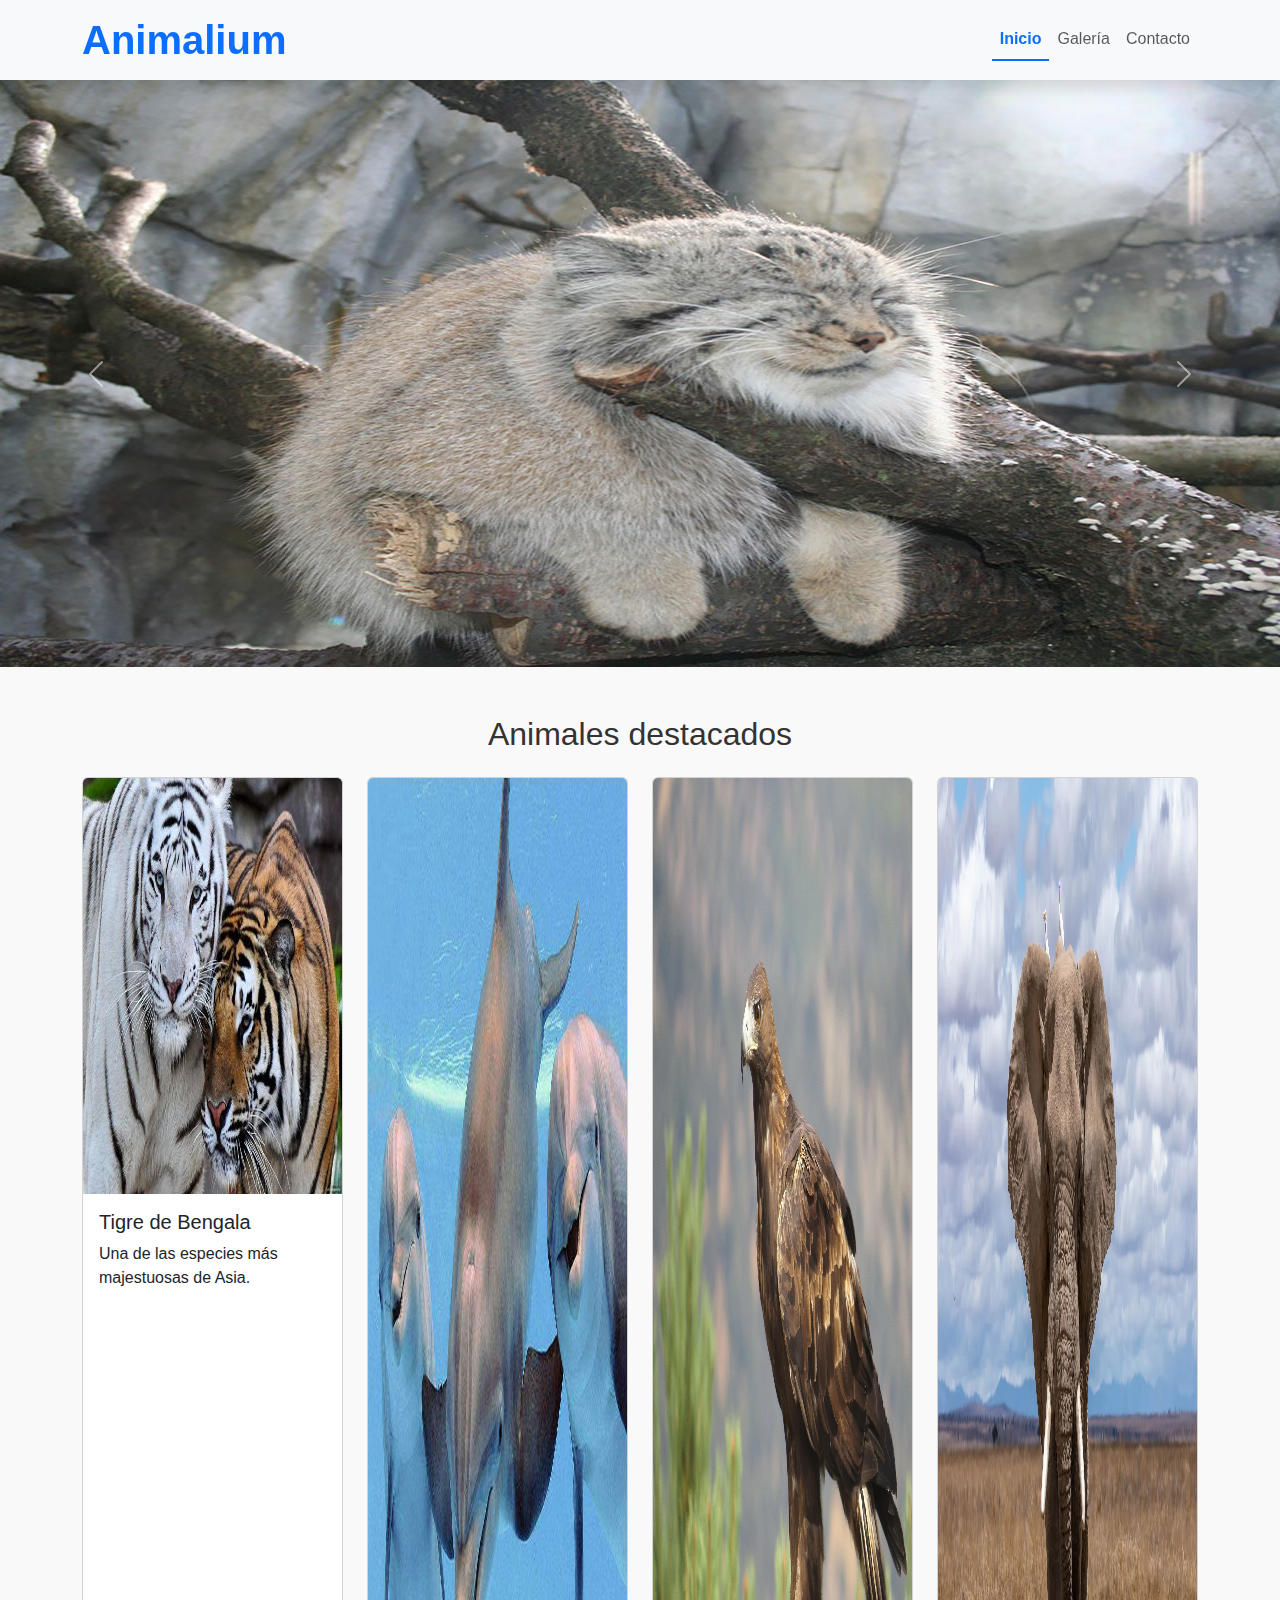
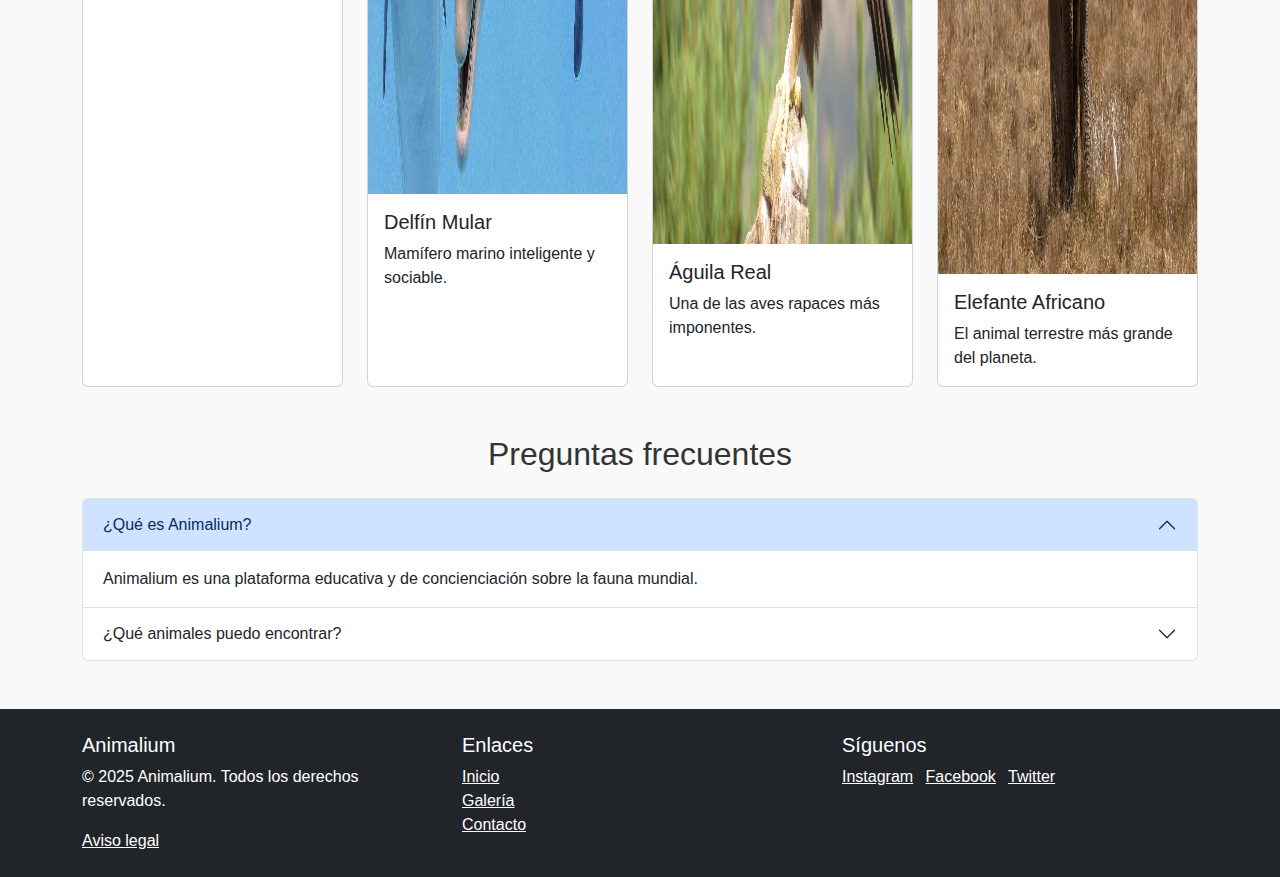
<file: index.html>
<!DOCTYPE html>
<html lang="es">
<head>
    <meta charset="UTF-8" />
    <meta name="viewport" content="width=device-width, initial-scale=1" />
    <title>Animalium - Portal educativo de animales</title>
    <link href="https://cdn.jsdelivr.net/npm/bootstrap@5.3.2/dist/css/bootstrap.min.css" rel="stylesheet"/>
    <link rel="stylesheet" href="css/estilos.css" />
</head>
<body>

<!-- HEADER -->
<header class="bg-light py-3 shadow sticky-top">
    <div class="container d-flex justify-content-between align-items-center">
        <h1 class="m-0 text-primary" aria-label="Nombre del sitio Animalium">Animalium</h1>
        <nav class="navbar navbar-expand-md navbar-light bg-light p-0">
            <button class="navbar-toggler" type="button" data-bs-toggle="collapse" data-bs-target="#menuNav" aria-controls="menuNav" aria-expanded="false" aria-label="Toggle navigation">
                <span class="navbar-toggler-icon"></span>
            </button>
            <div class="collapse navbar-collapse" id="menuNav">
                <ul class="navbar-nav ms-auto">
                    <li class="nav-item"><a class="nav-link active" href="index.html">Inicio</a></li>
                    <li class="nav-item"><a class="nav-link" href="views/galeria.html">Galería</a></li>
                    <li class="nav-item"><a class="nav-link" href="views/contacto.html">Contacto</a></li>
                </ul>
            </div>
        </nav>
    </div>
</header>

<!-- CARRUSEL (oculto en pantallas pequeñas con Bootstrap) -->
<div id="carruselAnimalium" class="carousel slide d-none d-md-block" data-bs-ride="carousel">
    <div class="carousel-inner">
        <div class="carousel-item active">
            <img src="img/pallas-cat.jpg" class="d-block w-100" width="880" height="587" alt="Gato de Pallas en su hábitat natural" />
        </div>
        <div class="carousel-item">
            <img src="img/snow-fox.jpg" class="d-block w-100" width="640" height="502" alt="Zorro ártico sobre la nieve" />
        </div>
        <div class="carousel-item">
            <img src="img/snow-wolf.jpg" class="d-block w-100" width="1080" height="1080" alt="Lobo ártico en su entorno natural" />
        </div>
        <div class="carousel-item">
            <img src="img/quokka.jpg" class="d-block w-100" width="640" height="706" alt="Quokka sonriente en la naturaleza" />
        </div>
        <div class="carousel-item">
            <img src="img/jaguar.jpg" class="d-block w-100" width="1000" height="600" alt="Jaguar descansando en la selva" />
        </div>
    </div>
    <button class="carousel-control-prev" type="button" data-bs-target="#carruselAnimalium" data-bs-slide="prev" aria-label="Anterior">
        <span class="carousel-control-prev-icon"></span>
    </button>
    <button class="carousel-control-next" type="button" data-bs-target="#carruselAnimalium" data-bs-slide="next" aria-label="Siguiente">
        <span class="carousel-control-next-icon"></span>
    </button>
</div>

<!-- CARDS -->
<section class="container my-5">
    <h2 class="text-center mb-4">Animales destacados</h2>
    <div class="row row-cols-1 row-cols-md-4 g-4">

        <div class="col">
            <div class="card h-100">
                <img src="img/tigre-bengala.jpg" class="card-img-top" width="740" height="416" alt="Tigre de Bengala en la naturaleza" />
                <div class="card-body">
                    <h5 class="card-title">Tigre de Bengala</h5>
                    <p class="card-text">Una de las especies más majestuosas de Asia.</p>
                </div>
            </div>
        </div>

        <div class="col">
            <div class="card h-100">
                <img src="img/delfin-mular.jpg" class="card-img-top" width="1600" height="1016" alt="Delfín mular nadando en el mar" />
                <div class="card-body">
                    <h5 class="card-title">Delfín Mular</h5>
                    <p class="card-text">Mamífero marino inteligente y sociable.</p>
                </div>
            </div>
        </div>

        <div class="col">
            <div class="card h-100">
                <img src="img/aguila-real.jpg" class="card-img-top" width="1600" height="1066" alt="Águila real volando" />
                <div class="card-body">
                    <h5 class="card-title">Águila Real</h5>
                    <p class="card-text">Una de las aves rapaces más imponentes.</p>
                </div>
            </div>
        </div>

        <div class="col">
            <div class="card h-100">
                <img src="img/elefante-africano.jpg" class="card-img-top" width="1905" height="1096" alt="Elefante africano en la sabana" />
                <div class="card-body">
                    <h5 class="card-title">Elefante Africano</h5>
                    <p class="card-text">El animal terrestre más grande del planeta.</p>
                </div>
            </div>
        </div>

    </div>
</section>

<!-- FAQ -->
<section class="container my-5">
    <h2 class="text-center mb-4">Preguntas frecuentes</h2>
    <div class="accordion" id="accordionFAQ">
        <div class="accordion-item">
            <h2 class="accordion-header" id="headingOne">
                <button class="accordion-button" type="button" data-bs-toggle="collapse" data-bs-target="#faq1" aria-expanded="true" aria-controls="faq1">
                    ¿Qué es Animalium?
                </button>
            </h2>
            <div id="faq1" class="accordion-collapse collapse show" aria-labelledby="headingOne" data-bs-parent="#accordionFAQ">
                <div class="accordion-body">
                    Animalium es una plataforma educativa y de concienciación sobre la fauna mundial.
                </div>
            </div>
        </div>
        <div class="accordion-item">
            <h2 class="accordion-header" id="headingTwo">
                <button class="accordion-button collapsed" type="button" data-bs-toggle="collapse" data-bs-target="#faq2" aria-expanded="false" aria-controls="faq2">
                    ¿Qué animales puedo encontrar?
                </button>
            </h2>
            <div id="faq2" class="accordion-collapse collapse" aria-labelledby="headingTwo" data-bs-parent="#accordionFAQ">
                <div class="accordion-body">
                    Desde animales domésticos hasta especies exóticas y salvajes.
                </div>
            </div>
        </div>
    </div>
</section>

<!-- FOOTER -->
<footer class="bg-dark text-white py-4">
    <div class="container">
        <div class="row">
            <div class="col-md-4">
                <h5>Animalium</h5>
                <p>&copy; 2025 Animalium. Todos los derechos reservados.</p>
                <a href="aviso-legal.html" class="text-white">Aviso legal</a>
            </div>
            <div class="col-md-4">
                <h5>Enlaces</h5>
                <ul class="list-unstyled">
                    <li><a href="index.html" class="text-white">Inicio</a></li>
                    <li><a href="views/galeria.html" class="text-white">Galería</a></li>
                    <li><a href="views/contacto.html" class="text-white">Contacto</a></li>
                </ul>
            </div>
            <div class="col-md-4">
                <h5>Síguenos</h5>
                <a href="https://instagram.com" target="_blank" rel="noopener noreferrer" class="text-white me-2" title="Instagram (se abre en nueva pestaña)">Instagram</a>
                <a href="https://facebook.com" target="_blank" rel="noopener noreferrer" class="text-white me-2" title="Facebook (se abre en nueva pestaña)">Facebook</a>
                <a href="https://twitter.com" target="_blank" rel="noopener noreferrer" class="text-white" title="Twitter (se abre en nueva pestaña)">Twitter</a>
            </div>
        </div>
    </div>
</footer>

<script src="https://cdn.jsdelivr.net/npm/bootstrap@5.3.2/dist/js/bootstrap.bundle.min.js"></script>
</body>
</html>
</file>
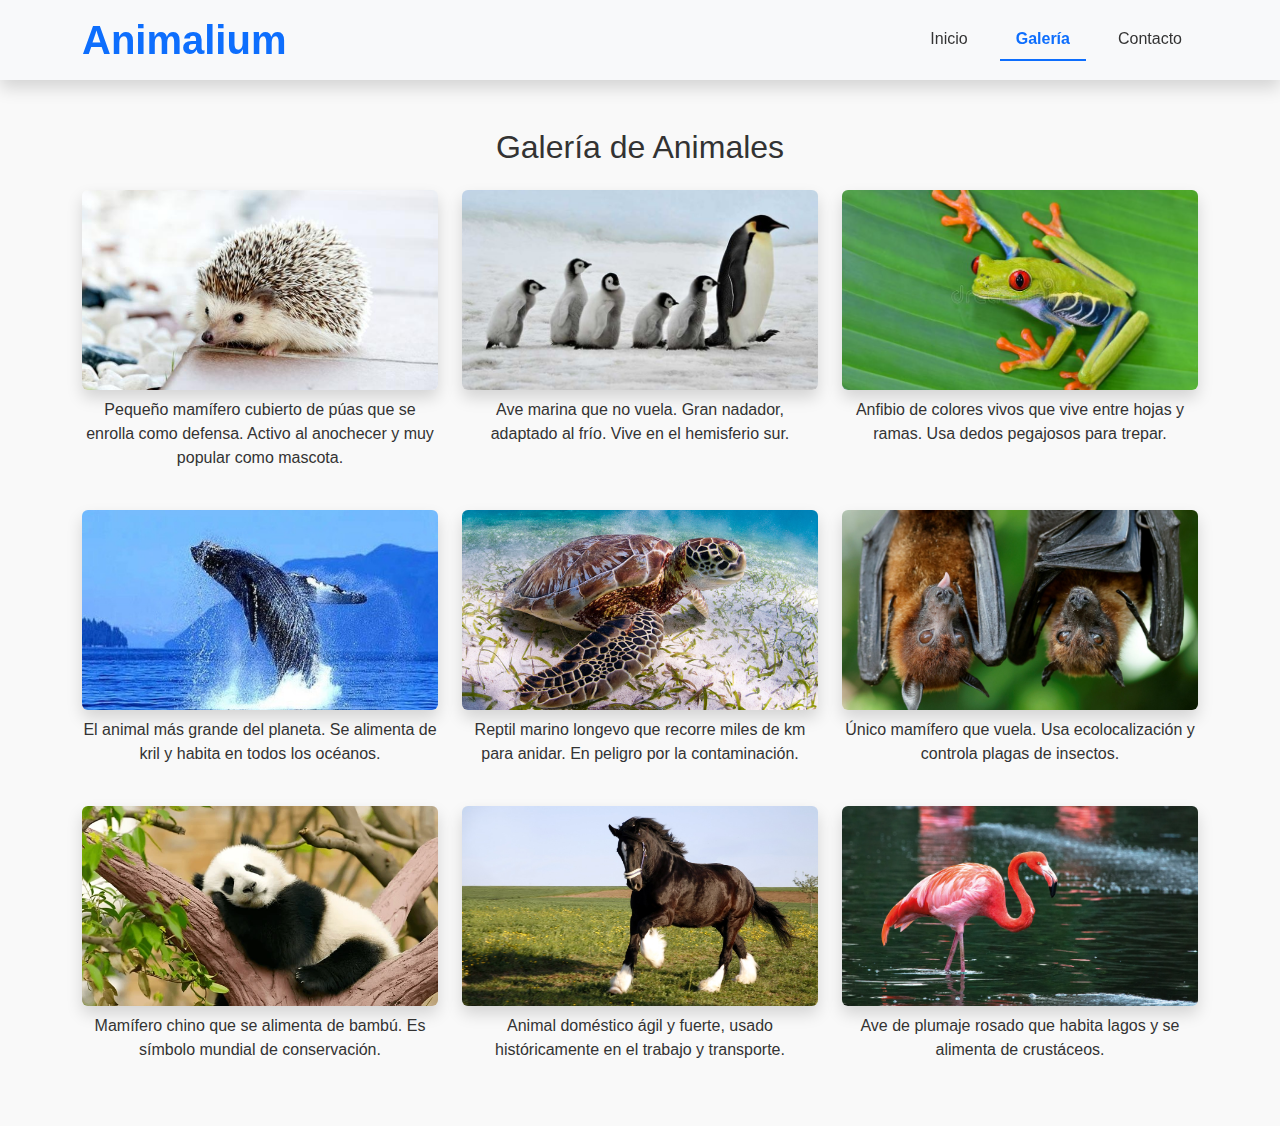
<file: galeria.html>
<!DOCTYPE html>
<html lang="es">
<head>
    <meta charset="UTF-8" />
    <meta name="viewport" content="width=device-width, initial-scale=1" />
    <title>Animalium - Galería</title>
    <!-- Bootstrap 5.3.2 igual que en contacto -->
    <link href="https://cdn.jsdelivr.net/npm/bootstrap@5.3.2/dist/css/bootstrap.min.css" rel="stylesheet" />
    <link rel="stylesheet" href="css/estilos.css" />
    <style>
        /* Efecto visual para las imágenes en la galería */
        .galeria-img {
            transition: transform 0.3s ease, box-shadow 0.3s ease;
            cursor: pointer;
        }
        .galeria-img:hover {
            transform: scale(1.05); /* Zoom suave */
            box-shadow: 0 8px 20px rgba(0,0,0,0.3); /* Sombra */
            filter: brightness(1.1); /* Ligero brillo */
            z-index: 10; /* Para que quede encima de otras imágenes */
        }
    </style>
</head>
<body>

<header class="bg-light py-3 shadow">
    <div class="container d-flex justify-content-between align-items-center">
        <h1 class="m-0 text-primary">Animalium</h1>
        <nav>
            <ul class="nav">
                <li class="nav-item"><a class="nav-link" href="index.html">Inicio</a></li>
                <li class="nav-item"><a class="nav-link active" href="galeria.html">Galería</a></li>
                <li class="nav-item"><a class="nav-link" href="contacto.html">Contacto</a></li>
            </ul>
        </nav>
    </div>
</header>

<section class="container my-5">
    <h2 class="text-center mb-4">Galería de Animales</h2>
    <div class="row row-cols-1 row-cols-sm-2 row-cols-md-3 g-4">

        <!-- Repite cada tarjeta con la misma estructura -->
        <div class="col">
            <figure>
                <img src="img/erizo.jpg" alt="Erizo" class="galeria-img rounded shadow" />
                <figcaption class="mt-2 text-center">
                    Pequeño mamífero cubierto de púas que se enrolla como defensa. Activo al anochecer y muy popular como mascota.
                </figcaption>
            </figure>
        </div>

        <div class="col">
            <figure>
                <img src="img/pinguino.jpg" alt="Pingüino" class="galeria-img rounded shadow" />
                <figcaption class="mt-2 text-center">
                    Ave marina que no vuela. Gran nadador, adaptado al frío. Vive en el hemisferio sur.
                </figcaption>
            </figure>
        </div>

        <div class="col">
            <figure>
                <img src="img/rana-arborea.jpg" alt="Rana arbórea" class="galeria-img rounded shadow" />
                <figcaption class="mt-2 text-center">
                    Anfibio de colores vivos que vive entre hojas y ramas. Usa dedos pegajosos para trepar.
                </figcaption>
            </figure>
        </div>

        <div class="col">
            <figure>
                <img src="img/ballena-azul.jpg" alt="Ballena azul" class="galeria-img rounded shadow" />
                <figcaption class="mt-2 text-center">
                    El animal más grande del planeta. Se alimenta de kril y habita en todos los océanos.
                </figcaption>
            </figure>
        </div>

        <div class="col">
            <figure>
                <img src="img/tortuga-marina.jpg" alt="Tortuga marina" class="galeria-img rounded shadow" />
                <figcaption class="mt-2 text-center">
                    Reptil marino longevo que recorre miles de km para anidar. En peligro por la contaminación.
                </figcaption>
            </figure>
        </div>

        <div class="col">
            <figure>
                <img src="img/murcielago.jpg" alt="Murciélago" class="galeria-img rounded shadow" />
                <figcaption class="mt-2 text-center">
                    Único mamífero que vuela. Usa ecolocalización y controla plagas de insectos.
                </figcaption>
            </figure>
        </div>

        <div class="col">
            <figure>
                <img src="img/panda.jpg" alt="Panda" class="galeria-img rounded shadow" />
                <figcaption class="mt-2 text-center">
                    Mamífero chino que se alimenta de bambú. Es símbolo mundial de conservación.
                </figcaption>
            </figure>
        </div>

        <div class="col">
            <figure>
                <img src="img/caballo.jpg" alt="Caballo" class="galeria-img rounded shadow" />
                <figcaption class="mt-2 text-center">
                    Animal doméstico ágil y fuerte, usado históricamente en el trabajo y transporte.
                </figcaption>
            </figure>
        </div>

        <div class="col">
            <figure>
                <img src="img/flamenco.jpg" alt="Flamenco" class="galeria-img rounded shadow" />
                <figcaption class="mt-2 text-center">
                    Ave de plumaje rosado que habita lagos y se alimenta de crustáceos.
                </figcaption>
            </figure>
        </div>

    </div>
</section>

<script src="https://cdn.jsdelivr.net/npm/bootstrap@5.3.2/dist/js/bootstrap.bundle.min.js"></script>
</body>
</html>
</file>
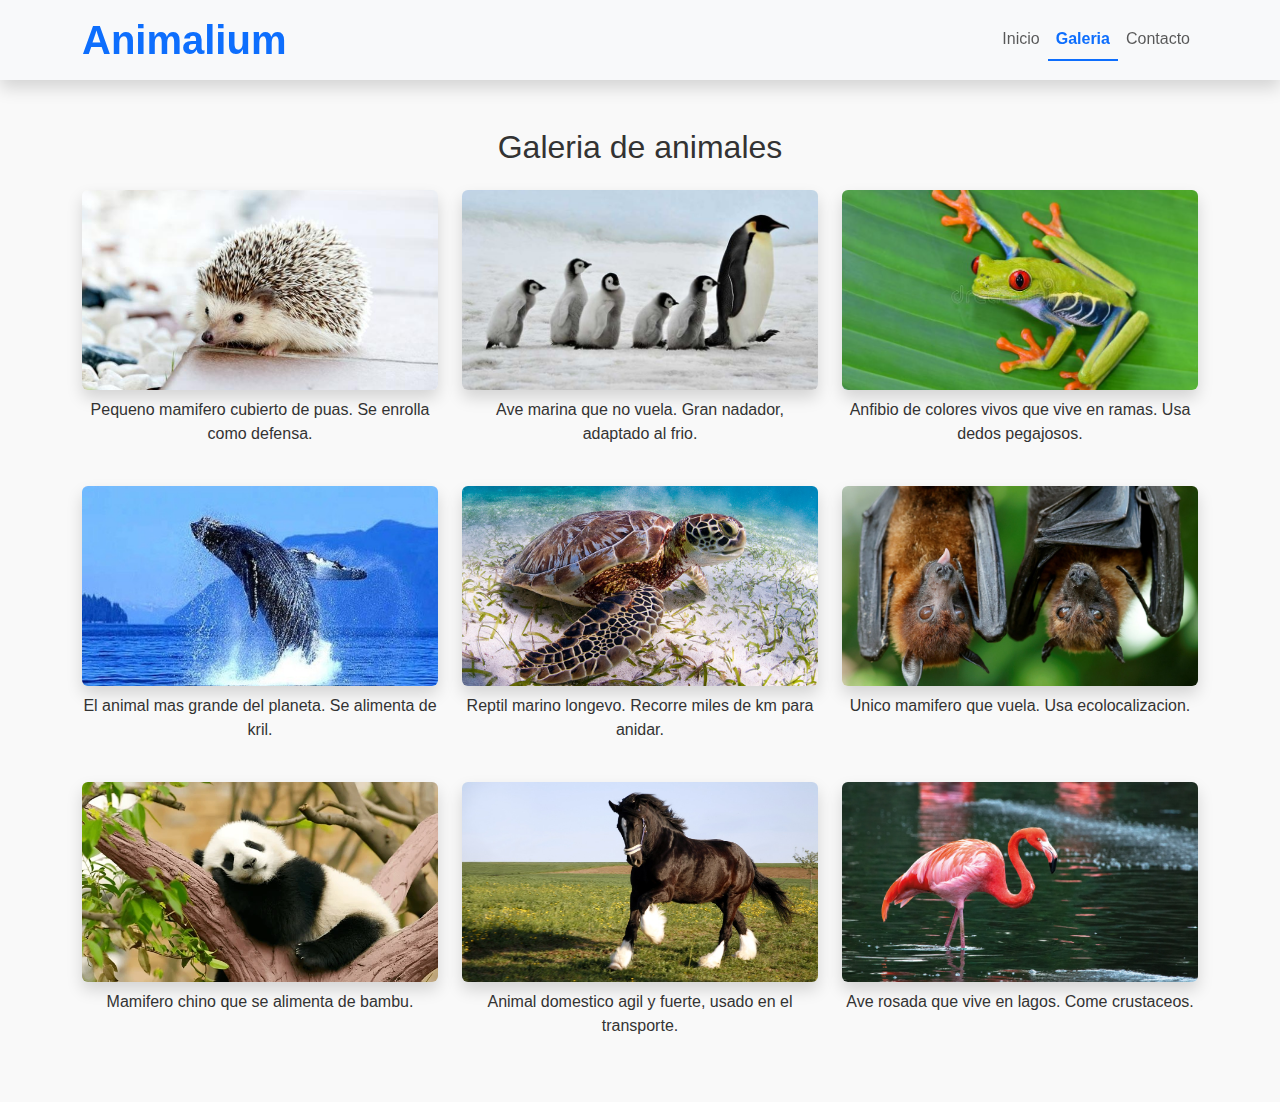
<file: views/galeria.html>
<!DOCTYPE html>
<html lang="es">
<head>
    <meta charset="UTF-8" />
    <meta name="viewport" content="width=device-width, initial-scale=1" />
    <title>Animalium - Galeria</title>
    <link href="https://cdn.jsdelivr.net/npm/bootstrap@5.3.2/dist/css/bootstrap.min.css" rel="stylesheet" />
    <link rel="stylesheet" href="../css/estilos.css" />
</head>
<body>

<header class="bg-light py-3 shadow sticky-top">
    <div class="container d-flex justify-content-between align-items-center">
        <h1 class="m-0 text-primary" aria-label="Nombre del sitio Animalium">Animalium</h1>
        <nav class="navbar navbar-expand-md navbar-light bg-light p-0">
            <div class="container-fluid p-0">
                <button class="navbar-toggler" type="button" data-bs-toggle="collapse" data-bs-target="#navbarGaleria" aria-controls="navbarGaleria" aria-expanded="false" aria-label="Toggle navigation">
                    <span class="navbar-toggler-icon"></span>
                </button>
                <div class="collapse navbar-collapse" id="navbarGaleria">
                    <ul class="navbar-nav ms-auto mb-2 mb-md-0">
                        <li class="nav-item"><a class="nav-link" href="../index.html">Inicio</a></li>
                        <li class="nav-item"><a class="nav-link active" href="galeria.html" aria-current="page">Galeria</a></li>
                        <li class="nav-item"><a class="nav-link" href="contacto.html">Contacto</a></li>
                    </ul>
                </div>
            </div>
        </nav>
    </div>
</header>

<section class="container my-5">
    <h2 class="text-center mb-4">Galeria de animales</h2>
    <div class="row row-cols-1 row-cols-sm-2 row-cols-md-3 g-4">

        <!-- Tarjetas de la galeria -->
        <div class="col">
            <figure>
                <img src="../img/erizo.jpg" alt="Erizo, pequeno mamifero cubierto de puas" class="galeria-img rounded shadow" width="600" height="398" />
                <figcaption class="mt-2 text-center">
                    Pequeno mamifero cubierto de puas. Se enrolla como defensa.
                </figcaption>
            </figure>
        </div>

        <div class="col">
            <figure>
                <img src="../img/pinguino.jpg" alt="Pinguino, ave marina que no vuela" class="galeria-img rounded shadow" width="736" height="460" />
                <figcaption class="mt-2 text-center">
                    Ave marina que no vuela. Gran nadador, adaptado al frio.
                </figcaption>
            </figure>
        </div>

        <div class="col">
            <figure>
                <img src="../img/rana-arborea.jpg" alt="Rana arborea, anfibio de colores vivos" class="galeria-img rounded shadow" width="736" height="531" />
                <figcaption class="mt-2 text-center">
                    Anfibio de colores vivos que vive en ramas. Usa dedos pegajosos.
                </figcaption>
            </figure>
        </div>

        <div class="col">
            <figure>
                <img src="../img/ballena-azul.jpg" alt="Ballena azul, el animal mas grande del planeta" class="galeria-img rounded shadow" width="480" height="270" />
                <figcaption class="mt-2 text-center">
                    El animal mas grande del planeta. Se alimenta de kril.
                </figcaption>
            </figure>
        </div>

        <div class="col">
            <figure>
                <img src="../img/tortuga-marina.jpg" alt="Tortuga marina, reptil longevo" class="galeria-img rounded shadow" width="1000" height="665" />
                <figcaption class="mt-2 text-center">
                    Reptil marino longevo. Recorre miles de km para anidar.
                </figcaption>
            </figure>
        </div>

        <div class="col">
            <figure>
                <img src="../img/murcielago.jpg" alt="Murcielago, unico mamifero que vuela" class="galeria-img rounded shadow" width="1920" height="1219" />
                <figcaption class="mt-2 text-center">
                    Unico mamifero que vuela. Usa ecolocalizacion.
                </figcaption>
            </figure>
        </div>

        <div class="col">
            <figure>
                <img src="../img/panda.jpg" alt="Panda, mamifero chino que se alimenta de bambu" class="galeria-img rounded shadow" width="600" height="337" />
                <figcaption class="mt-2 text-center">
                    Mamifero chino que se alimenta de bambu.
                </figcaption>
            </figure>
        </div>

        <div class="col">
            <figure>
                <img src="../img/caballo.jpg" alt="Caballo, animal domestico agil y fuerte" class="galeria-img rounded shadow" width="1280" height="853" />
                <figcaption class="mt-2 text-center">
                    Animal domestico agil y fuerte, usado en el transporte.
                </figcaption>
            </figure>
        </div>

        <div class="col">
            <figure>
                <img src="../img/flamenco.jpg" alt="Flamenco, ave rosada que vive en lagos" class="galeria-img rounded shadow" width="1920" height="1080" />
                <figcaption class="mt-2 text-center">
                    Ave rosada que vive en lagos. Come crustaceos.
                </figcaption>
            </figure>
        </div>

    </div>
</section>

<script src="https://cdn.jsdelivr.net/npm/bootstrap@5.3.2/dist/js/bootstrap.bundle.min.js"></script>
</body>
</html>
</file>
<file: css/estilos.css>
/* ======== GENERAL ======== */
body {
    font-family: 'Segoe UI', sans-serif;
    background-color: #f9f9f9;
    color: #333;
    margin: 0;
}

/* ======== HEADER ======== */
header {
    position: sticky;
    top: 0;
    z-index: 1000;
    background-color: #fff;
}

header h1 {
    font-weight: bold;
    margin: 0;
}

/* ======== NAV ======== */
nav ul.nav {
    margin-bottom: 0;
    display: flex;
    list-style: none;
    padding-left: 0;
}

nav ul.nav li.nav-item {
    margin-left: 1rem;
}

nav ul.nav li.nav-item:first-child {
    margin-left: 0;
}

nav ul.nav li.nav-item a.nav-link {
    text-decoration: none;
    color: inherit;
    padding: 0.5rem 1rem;
    display: inline-block;
}

.nav-link.active {
    font-weight: bold;
    color: #0d6efd !important;
    border-bottom: 2px solid #0d6efd;
}

/* ======== GALERIA ======== */
.galeria-img {
    width: 100%;
    height: 200px;
    object-fit: cover;
    display: block;
}

/* ======== RESPONSIVE ======== */
@media (max-width: 576px) {
    nav ul.nav {
        flex-direction: column;
        gap: 0.5rem;
    }
    nav ul.nav li.nav-item {
        margin-left: 0;
    }
}
</file>
